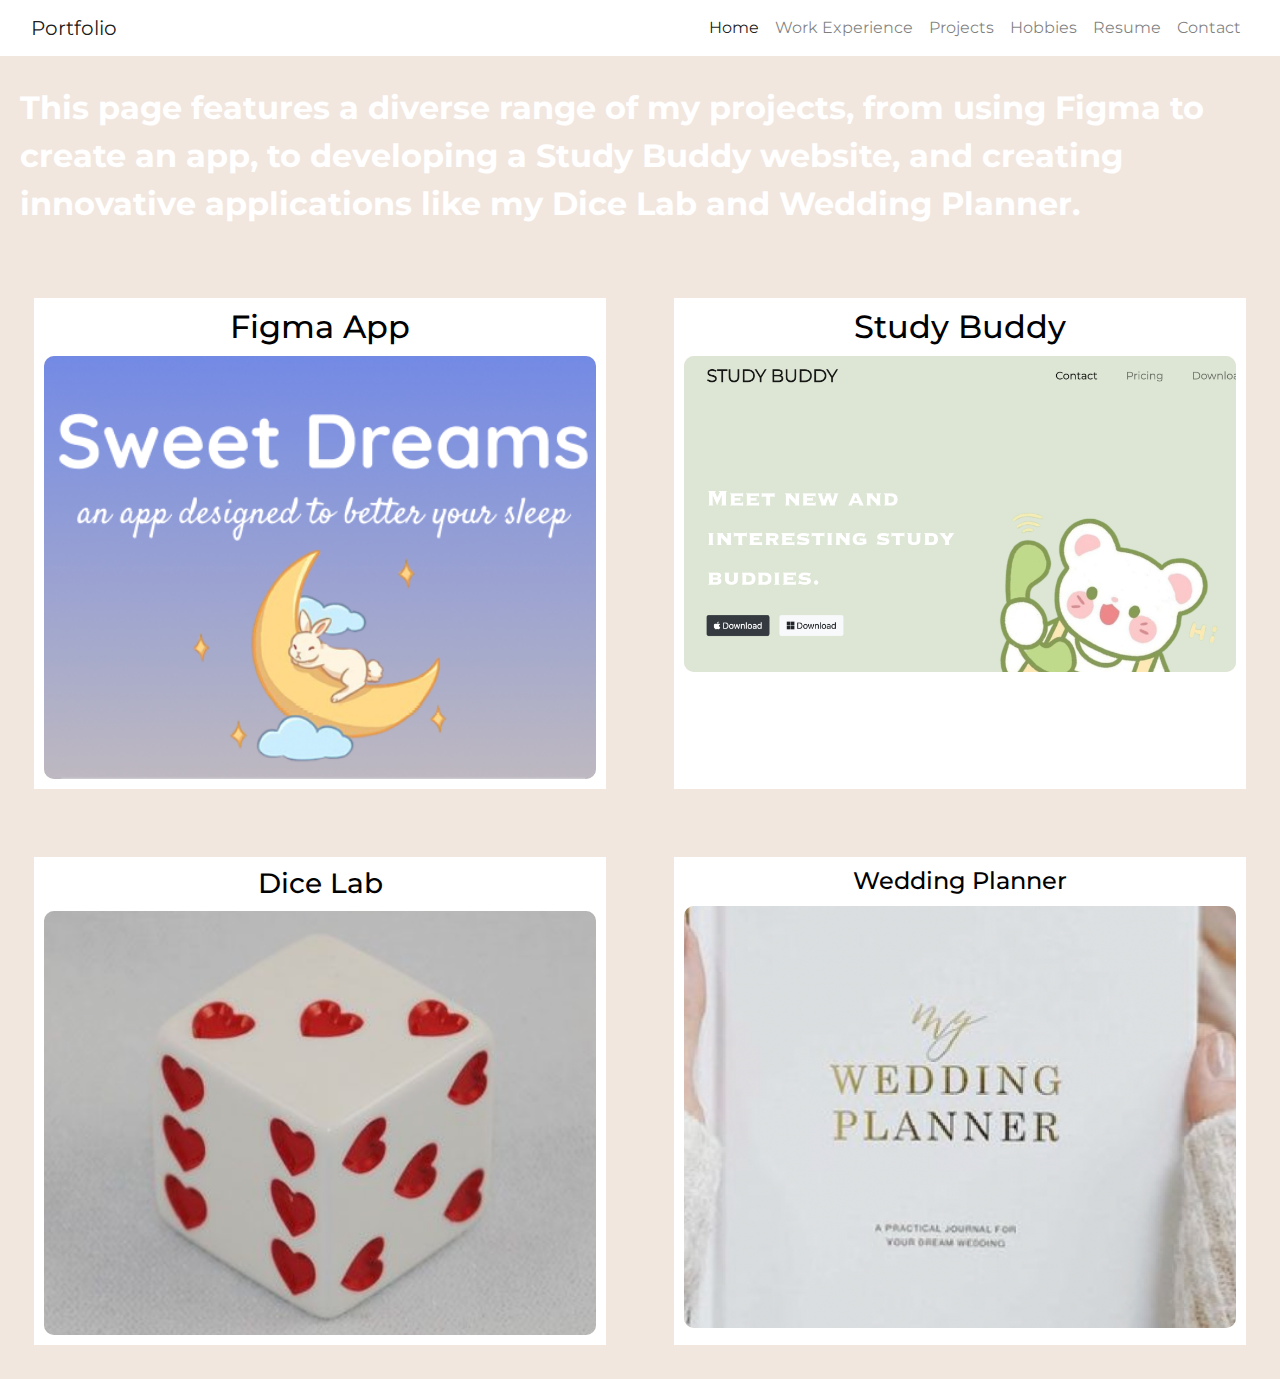
<file: projects.html>
<!DOCTYPE html>
<html lang="en">
<head>
    <!-- Required meta tags -->
    <meta charset="utf-8">
    <meta name="viewport" content="width=device-width, initial-scale=1, shrink-to-fit=no">
    
    <link rel="preconnect" href="https://fonts.googleapis.com"> 
    <link rel="preconnect" href="https://fonts.gstatic.com" crossorigin> 
    <link href="https://fonts.googleapis.com/css2?family=Montserrat&family=Ubuntu:wght@300&display=swap" rel="stylesheet">
    
    <!-- Bootstrap CSS -->
    <link rel="stylesheet" href="https://stackpath.bootstrapcdn.com/bootstrap/4.5.2/css/bootstrap.min.css" integrity="sha384-JcKb8q3iqJ61gNV9KGb8thSsNjpSL0n8PARn9HuZOnIxN0hoP+VmmDGMN5t9UJ0Z" crossorigin="anonymous">
    <link rel="stylesheet" href="css/style.css">

    <!-- Nav Bar -->
    <section id="navbar">
        <div class="container-fluid">
            <nav class="navbar navbar-expand-lg navbar-light">
                <a class="navbar-brand" href="#">Portfolio</a>
                <button class="navbar-toggler" type="button" data-toggle="collapse" data-target="#navbarText" aria-controls="navbarText" aria-expanded="false" aria-label="Toggle navigation">
                    <span class="navbar-toggler-icon"></span>
                </button>
                <div class="collapse navbar-collapse" id="navbarText">
                    <ul class="navbar-nav ml-auto">
                        <li class="nav-item active">
                            <a class="nav-link" href="index.html#title">Home<span class="sr-only">(current)</span></a>
                        </li>
                        <li class="nav-item">
                            <a class="nav-link" href="index.html#work">Work Experience</a>
                        </li>
                        <li class="nav-item">
                            <a class="nav-link" href="projects.html">Projects</a>
                        </li>
                        <li class="nav-item">
                                <a class="nav-link" href="index.html#hobbies">Hobbies</a>
                        </li>
                        <li class="nav-item">
                            <a class="nav-link" href="Trista Tran Resume.pdf" target="_blank">Resume</a>
                        </li>
                        <li class="nav-item">
                            <a class="nav-link" href="index.html#footer">Contact</a>
                        </li>
                    </ul>
                </div>
            </nav>
        </div>
    </section>

<!-- Projects --> 
<section class="box">
    <h1 class= "projects"></h1>
    <p>This page features a diverse range of my projects, from using Figma to create an app, to developing a Study Buddy website, and creating innovative applications like my Dice Lab and Wedding Planner.</p>
</section>

<section class="works">
    <a href="https://www.figma.com/file/20bqScXkjJL9f4U5MkEoNZ/Figma-LAB---Trista-Tran?type=design&node-id=0-1&mode=design" class="works-box" target="_blank">
        <h2>Figma App</h2>
        <img class="works" src="images/figma.png" alt="figma">
    </a>
    <a href="projects/TranStudyBuddy/TranLab3.html"class="works-box" target="_blank">
        <h2>Study Buddy</h2>
        <img class="works" src="images/study.png" alt="study buddy">
    </a>
    <a href="projects/TranDiceLab/dice.html"class="works-box" target="_blank">
        <h3>Dice Lab</h3>
        <img class="works" src="images/dice.png" alt="dice">
    </a>
    <a href="projects/TranWeddingPlannerLab/TranWeddingPage.html"class="works-box" target="_blank">
        <h4>Wedding Planner</h4>
        <img class="works" src="images/planner.png" alt="wedding planner">
    </a>
</section>
</file>
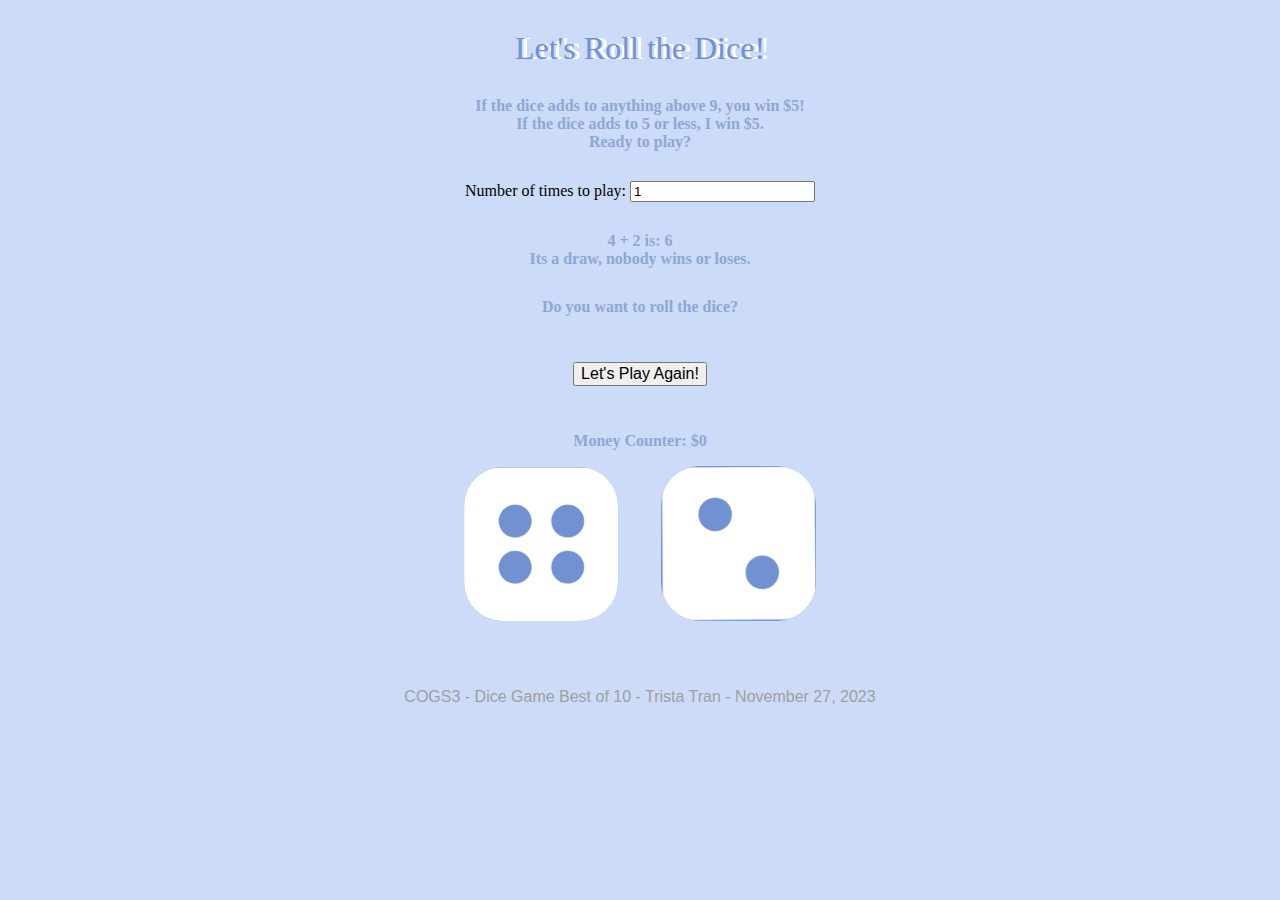
<file: projects/TranDiceLab/dice.html>
<!DOCTYPE html>
<html lang="en" dir="ltr">

<head>
  <meta charset="utf-8">
  <title>COGS3 - Best of 10!</title>
  <link rel="stylesheet" href="styles.css">
  <link href="https://fonts.googleapis.com/css2?family=Roboto:wght@100;300;400;500;900&display=swap" rel="stylesheet">
</head>

<body>

  <div class="container">
    <!-- Reports the values of the die and the sum -->
    <h1>Let's Roll the Dice!</h1>

    <!-- Reports the outcome of the bet -->
    <h2>
      If the dice adds to anything above 9, you win $5! <br>
      If the dice adds to 5 or less, I win $5. <br>
      Ready to play?
    </h2>

    <!-- Displays the number of times to play -->
    <label for="numPlays">Number of times to play:</label>
    <input type="number" id="numPlays" min="1" value="1">

    <!-- Display the result dynamically -->
    <h3 id="result"></h3>

    <div>
      <p> Do you want to roll the dice? </p>
      <button class="myBtn" onclick="letsPlay()">Let's Play Again!</button>
      <p id="amountofmoney">Money Counter: $0</p>
    </div>

    <div class="dice">
      <img class="img1" src="images/dice6.png">
    </div>

    <div class="dice">
      <img class="img2" src="images/dice6.png">
    </div>
  </div>

  <footer>
    COGS3 - Dice Game Best of 10 - Trista Tran - November 27, 2023
  </footer>

  <script src="index.js" charset="utf-8"></script>

</body>

</html>
</file>
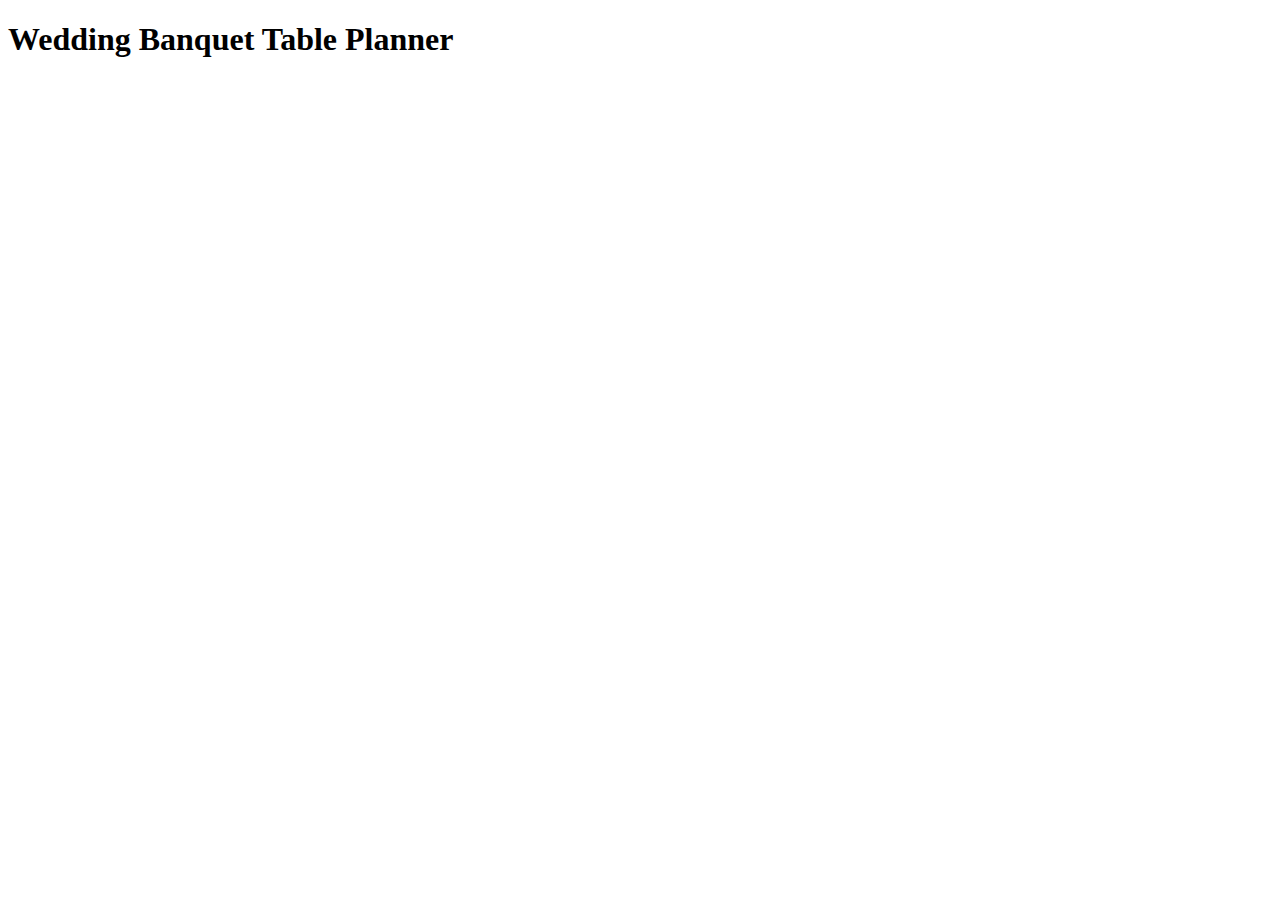
<file: projects/TranWeddingPlannerLab/TranWeddingPage.html>
<!DOCTYPE html>
<html lang="en">

<head>
    <meta charset="UTF-8">
    <title>Wedding Banquet Seating</title>
</head>

<body>
    <h1>Wedding Banquet Table Planner</h1>

    <!-- Link to your external JavaScript file -->
    <script src="js/TranWedding.js"></script>
</body>

</html>
</file>
<file: css/style.css>
/* Navbar */
.container-fluid {
    background-color: #FFFF;
    font-family: 'Montserrat', sans-serif;
}

#title h1 {
    padding-top: 50px;
    color: #A99282;
    font-weight: bold;
    text-align: center;
    font-size: 3rem;
}

#title p {
    padding-top: 10px;
    color: #ffff;
    font-weight: bold;
    font-size: 2rem;
}
/* Bio */
.row {
    background-color: #f2e7df;
    padding: 0% 5%;
}

.title-image {
    width: 10;
}

/* Work Experience */
.work{
    padding-top: 50px;
    padding-bottom: 50px;
    padding-right: 30px;
    padding-left:30px;
}
.text-center {
    font-family: 'Montserrat', sans-serif;
    color: #f2e7df;
}
.row {
    font-family: 'Montserrat', sans-serif;
}


 /* Carousel image sizes */
 #hobbyCarousel .carousel-item img {
    width: 100%; /* responsive width */
    height: 500px; /* keep the height fixed height */
    object-fit: cover; /* don't want the image to be distorted */
}

/* Footer */
#footer {
    padding: 7% 15%;
    text-align: center;
}

.social-icon {
    margin: 20px 10px;
}

/* Projects */
.box {
    font-family: 'Montserrat', sans-serif;
    color: white;
    font-weight: bold;
    background-color: #f2e7df; /* Set a background color for the box */
    padding: 20px; /* Add some padding for spacing */
    font-size: 2rem;
}

.works {
    background-color: #f2e7df;
    display: flex;
    flex-wrap: wrap;
}

.works a {
    width: 45%; /* Adjust the width as needed */
    margin: 2.5%; /* Adjust the margin to create space between elements */
    padding: 10px; /* Adjust padding for a smaller box */
    border: 2px solid #f2e7df;
    background-color: white;
    text-align: center; /* Center the text */
    text-decoration: none; /* Remove underline from links */
    color: black; /* Set the text color */
}

.works a h2,
.works a h3,
.works a h4 {
    margin-bottom: 10px; /* Add some space below the headings */
    font-family: 'Montserrat', sans-serif;
}

.works a img {
    width: 100%; 
    height: auto; 
    border-radius: 10px; /* Add rounded corners for a nicer look */
}

@media (max-width: 768px) {
    .works a {
        width: 100%; /* Change the width to 100% for smaller screens */
    }
}
</file>
<file: projects/TranDiceLab/styles.css>
.container {
  width: 70%;
  margin: auto;
  text-align: center;
}

.dice {
  text-align: center;
  display: inline-block;

}

body {
  background-color: #CCDBF8;
  font-family: 'Impact', fantasy;
}

h1 {
  margin: 30px;
  text-shadow: 5px 0 #FFFF;
  font-size: 2rem;
  font-weight: 500;
  color: #7191D0;
}

h2, h3 {
  margin: 30px;
  font-size: 1rem;
  font-weight: bold;
  font-family: 'Bradley Hand', cursive;
  color: #8EA7D3;
}

p {
  font-size: 1rem;
  font-weight: bold;
  color: #8EA7D3;
  font-family: 'Bradley Hand', cursive;
}

img {
  width: 80%;
  background-color: #7191D0;
  border-radius: 25%;
}


.myBtn {
  margin: 30px;
  font-size: 1rem;
  font-family: 'Gill Sans', sans-serif;
}

footer {
  margin-top: 5%;
  color: #9D9FA1;
  text-align: center;
  font-size: 1rem;
  font-family: 'Gill Sans', sans-serif;
}
</file>
